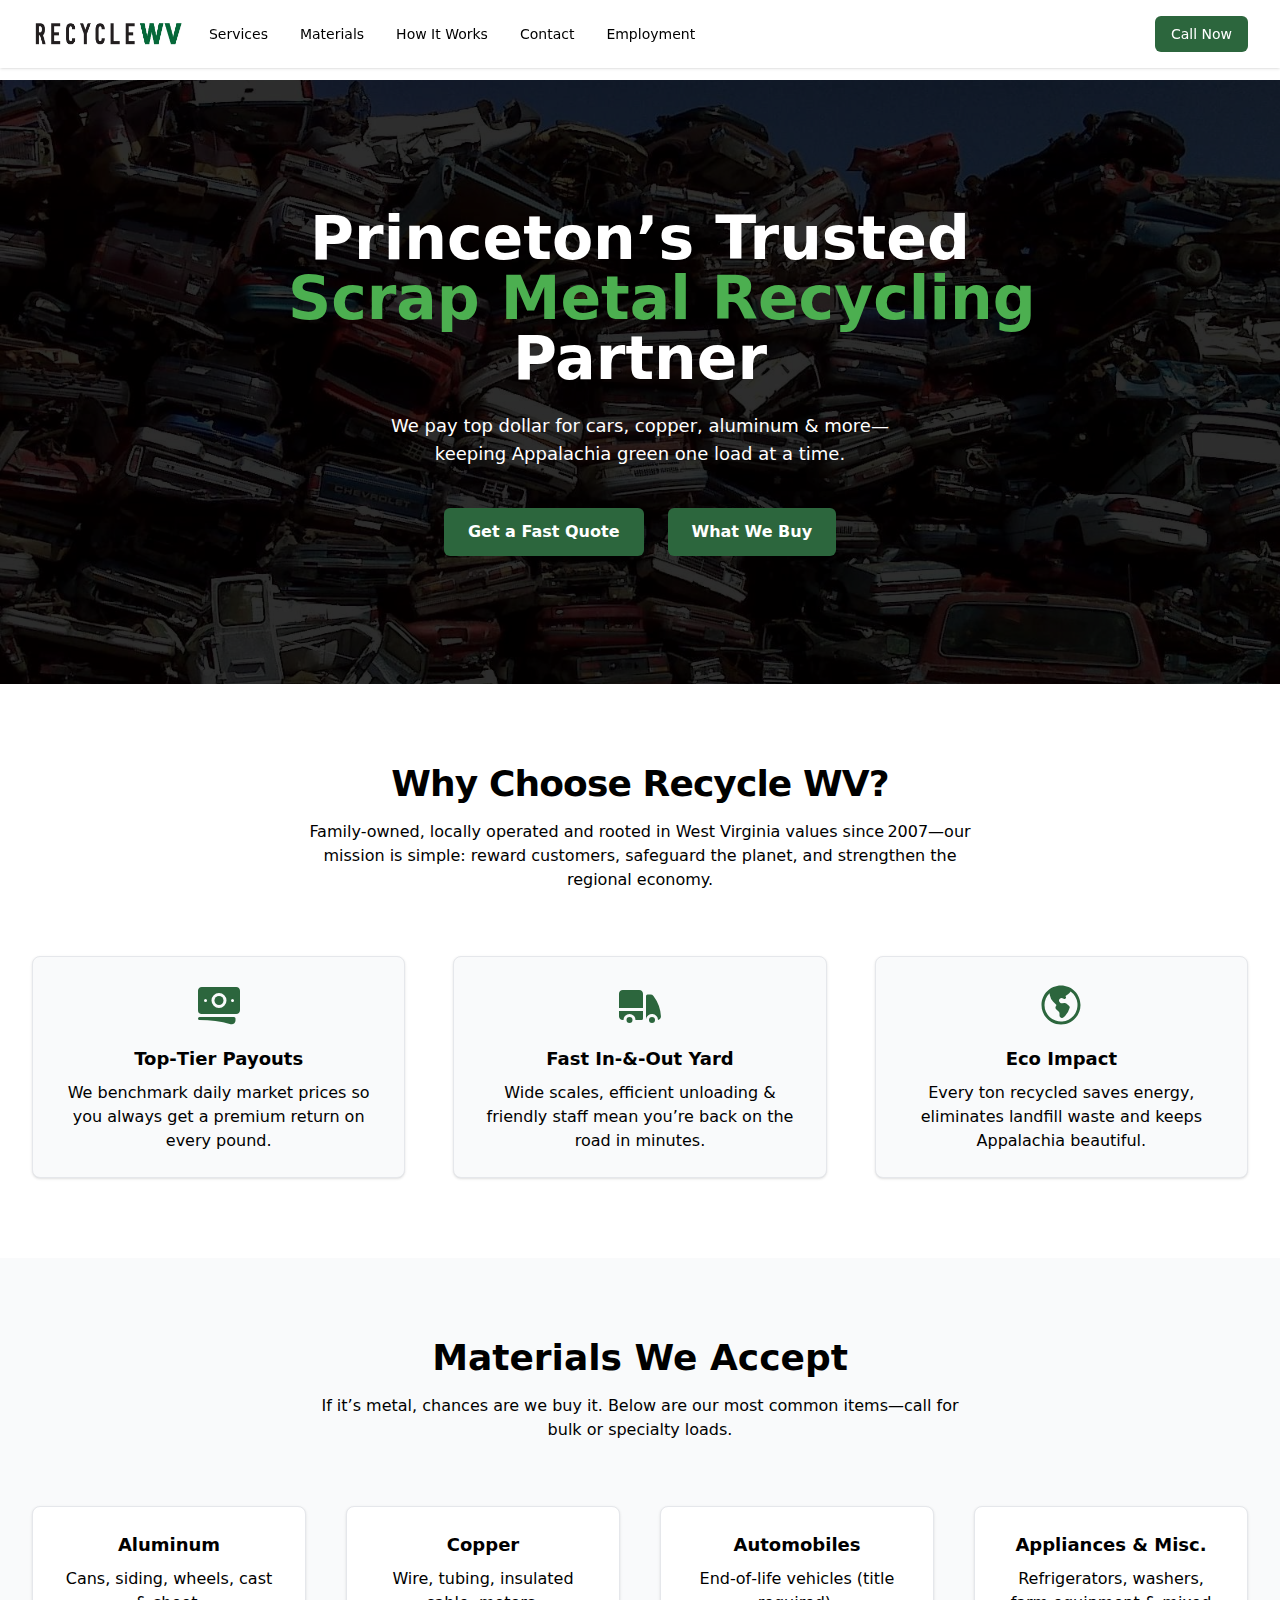
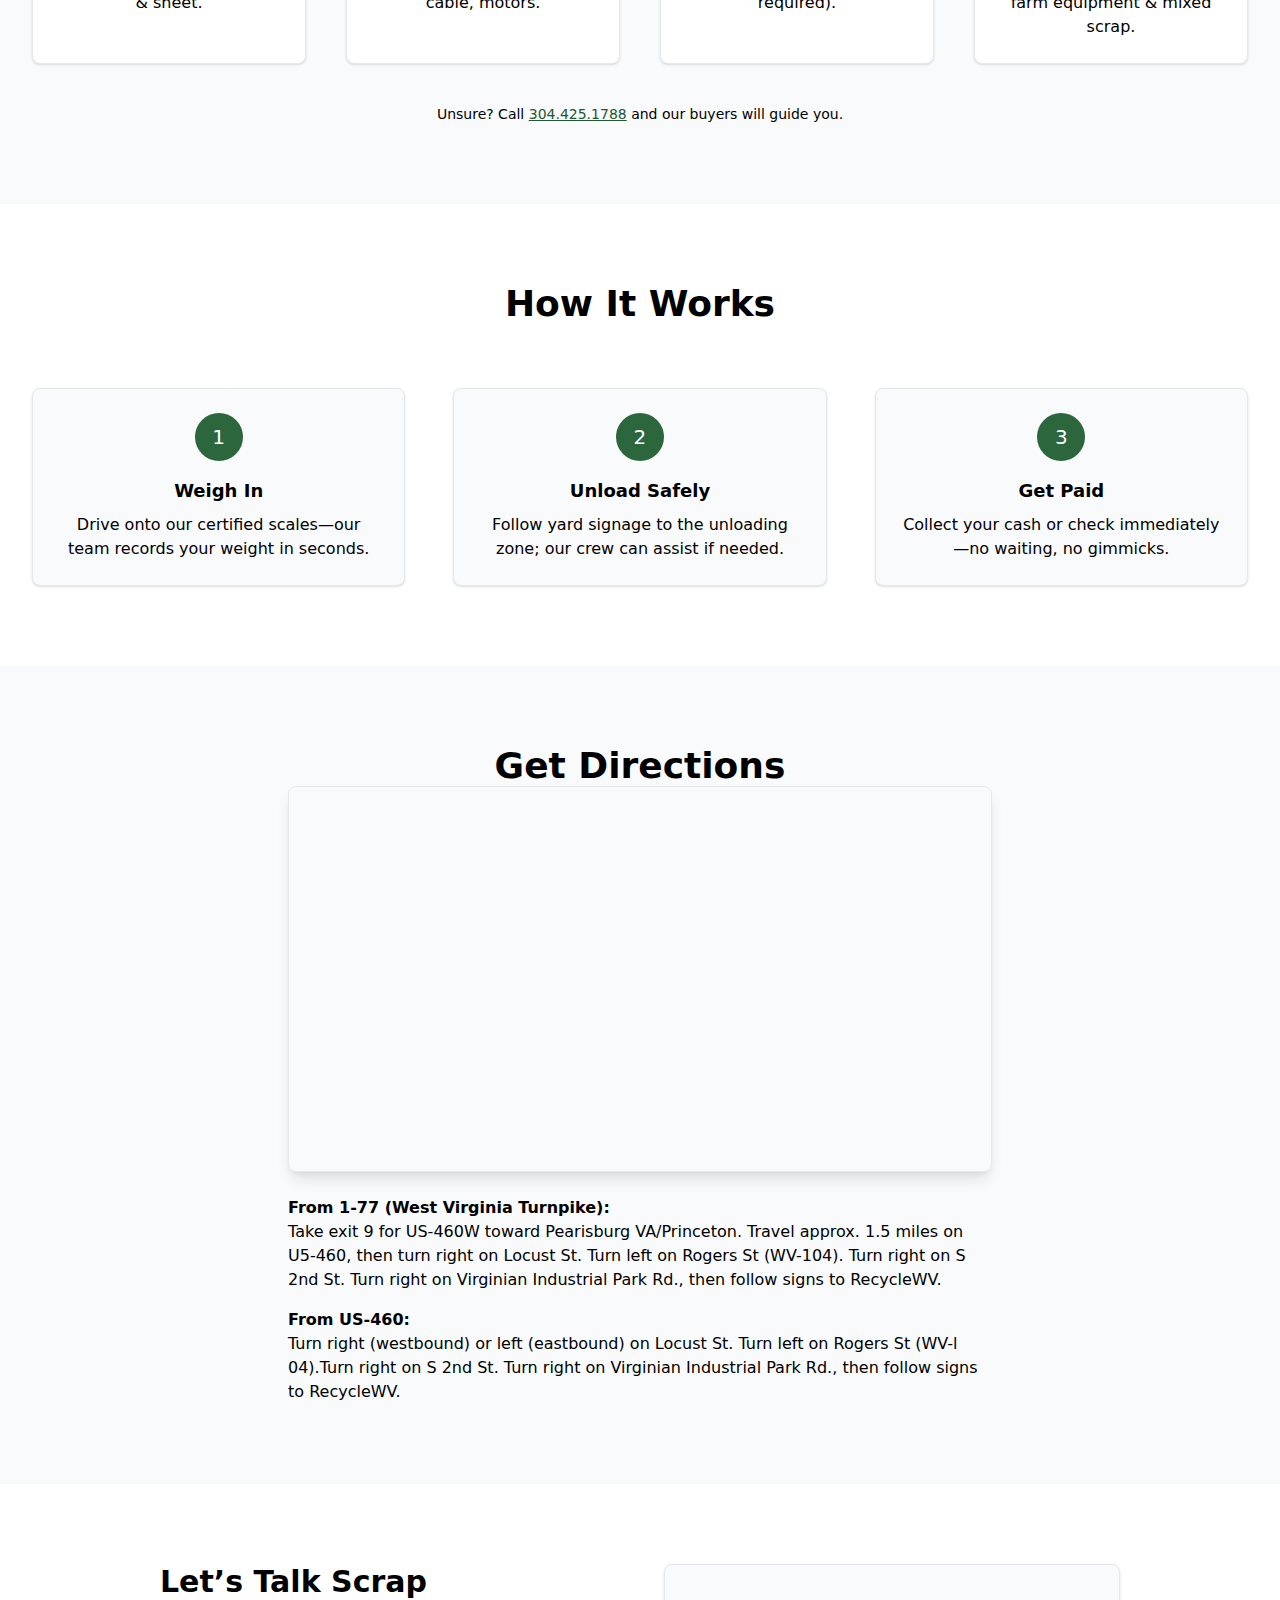
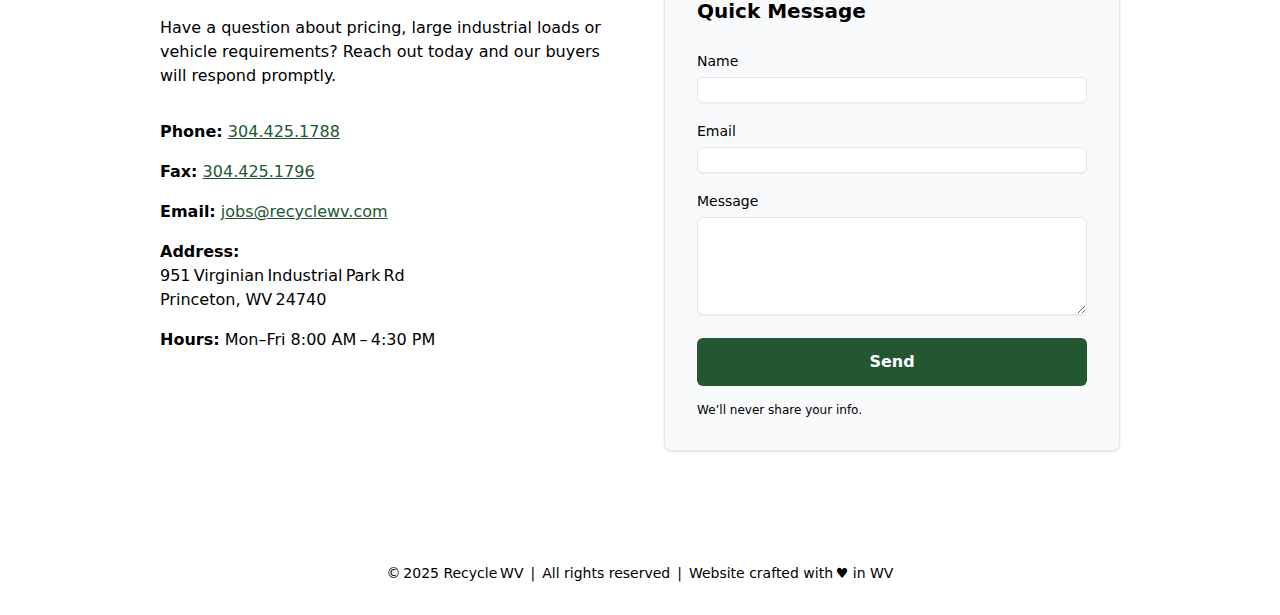
<file: index.html>
<!DOCTYPE html>
<html lang="en" class="overflow-x-hidden">
<head>
  <meta charset="utf-8" />
  <meta name="viewport" content="width=device-width,initial-scale=1" />
  <title>Recycle WV | Scrap Metal Recycling in Princeton WV</title>
  <meta name="description" content="Recycle WV (West Virginia Recycling, Inc.) pays top dollar for scrap automobiles, copper, aluminum and appliances in Princeton, WV." />
  <link rel="stylesheet" href="tailwind.css">
  

</head>
<body class="font-sans antialiased text-black scroll-smooth flex flex-col min-h-screen overflow-x-hidden">
  <nav style="position:fixed;top:0;z-index:20;width:100%;" class="bg-white flex w-full items-center justify-between px-6 py-4 lg:px-8 text-black shadow">
    <a href="index.html#home" class="mr-6"><img src="assets/logo.jpg" alt="Recycle WV logo" class="h-8 w-auto" /></a>
    <ul class="hidden md:flex gap-8 text-sm">
      <li><a href="index.html#services" class="transition-colors hover:text-brand-100">Services</a></li>
      <li><a href="index.html#materials" class="transition-colors hover:text-brand-100">Materials</a></li>
      <li><a href="index.html#process" class="transition-colors hover:text-brand-100">How&nbsp;It&nbsp;Works</a></li>
      <li><a href="index.html#contact" class="transition-colors hover:text-brand-100">Contact</a></li>
      <li><a href="employment.html" class="transition-colors hover:text-brand-100">Employment</a></li>
    </ul>
    <div class="ml-auto flex items-center">
      <a href="tel:13044251788" class="inline-flex items-center gap-2 rounded-md bg-brand-500 px-4 py-2 text-sm font-medium text-white hover:bg-brand-600 transition-colors">Call&nbsp;Now</a>
      <div class="relative ml-4 md:hidden" id="dropdown">
        <button onclick="toggleDropdown()" class="inline-flex items-center gap-1 text-sm font-medium hover:text-brand-600 transition-colors">
          Menu
          <svg xmlns="http://www.w3.org/2000/svg" class="h-4 w-4" viewBox="0 0 20 20" fill="currentColor">
            <path fill-rule="evenodd" d="M5.23 7.21a.75.75 0 011.06.02L10 11.584l3.71-4.353a.75.75 0 011.14.976l-4.25 5a.75.75 0 01-1.14 0l-4.25-5a.75.75 0 01.02-1.06z" clip-rule="evenodd" />
          </svg>
        </button>
        <ul id="dropdownMenu" class="absolute right-0 mt-2 hidden w-48 rounded-md bg-white shadow-lg">
          <li><a href="index.html#services" class="block px-4 py-2 hover:bg-gray-100 transition-colors">Services</a></li>
          <li><a href="index.html#materials" class="block px-4 py-2 hover:bg-gray-100 transition-colors">Materials</a></li>
          <li><a href="index.html#process" class="block px-4 py-2 hover:bg-gray-100 transition-colors">How&nbsp;It&nbsp;Works</a></li>
          <li><a href="index.html#contact" class="block px-4 py-2 hover:bg-gray-100 transition-colors">Contact</a></li>
          <li><a href="employment.html" class="block px-4 py-2 hover:bg-gray-100 transition-colors">Employment</a></li>
        </ul>
      </div>
    </div>
  </nav>
  <main class="flex-grow pt-20">
  <!-- ========== HERO ========== -->
  <header id="home" class="relative isolate bg-black">
    <img src="assets/hero.jpg" alt="Scrap metal piles ready for recycling"
         class="absolute inset-0 -z-10 h-full w-full object-cover opacity-60" />
    <div class="absolute inset-0 -z-10 bg-black/70"></div>


    <div class="mx-auto max-w-3xl py-32 px-6 text-center text-white lg:px-8">
      <h1 class="text-4xl font-extrabold sm:text-6xl leading-tight">
        Princeton’s Trusted <br class="hidden sm:inline" />
        <span class="text-brand-100">Scrap Metal Recycling</span> Partner
      </h1>
      <p class="mt-6 text-lg text-white">
        We pay top dollar for cars, copper, aluminum &amp; more—<br class="hidden sm:inline" />
        keeping Appalachia green one load at a time.
      </p>
      <div class="mt-10 flex flex-col sm:flex-row justify-center gap-6">
        <a href="#contact" class="rounded-md bg-brand-500 px-6 py-3 font-semibold text-white hover:bg-brand-600 transition-colors">
          Get a Fast Quote
        </a>
        <a href="#materials" class="rounded-md bg-brand-500 px-6 py-3 font-semibold text-white hover:bg-brand-600 transition-colors">
          What We Buy
        </a>
      </div>
    </div>
  </header>

  <!-- ========== SERVICES ========== -->
  <section id="services" class="bg-white py-20 scroll-mt-20">
    <div class="mx-auto max-w-7xl px-6 lg:px-8">
      <div class="mx-auto max-w-2xl text-center">
        <h2 class="text-3xl font-bold tracking-tight text-black sm:text-4xl">
          Why Choose Recycle WV?
        </h2>
        <p class="mt-4 text-black">
          Family‑owned, locally operated and rooted in West Virginia values since 2007—our mission is simple:
          reward customers, safeguard the planet, and strengthen the regional economy.
        </p>
      </div>

      <div class="mt-16 grid gap-12 sm:grid-cols-2 lg:grid-cols-3">
        <div class="flex flex-col items-center text-center rounded-lg bg-gray-50 p-6 shadow border border-gray-200">
          <svg xmlns="http://www.w3.org/2000/svg" class="h-12 w-12 text-brand-500" viewBox="0 0 24 24" fill="currentColor">
            <path d="M12 7.5a2.25 2.25 0 1 0 0 4.5 2.25 2.25 0 0 0 0-4.5Z"/>
            <path fill-rule="evenodd" d="M1.5 4.875C1.5 3.839 2.34 3 3.375 3h17.25c1.035 0 1.875.84 1.875 1.875v9.75c0 1.036-.84 1.875-1.875 1.875H3.375A1.875 1.875 0 0 1 1.5 14.625v-9.75ZM8.25 9.75a3.75 3.75 0 1 1 7.5 0 3.75 3.75 0 0 1-7.5 0ZM18.75 9a.75.75 0 0 0-.75.75v.008c0 .414.336.75.75.75h.008a.75.75 0 0 0 .75-.75V9.75a.75.75 0 0 0-.75-.75h-.008ZM4.5 9.75A.75.75 0 0 1 5.25 9h.008a.75.75 0 0 1 .75.75v.008a.75.75 0 0 1-.75.75H5.25a.75.75 0 0 1-.75-.75V9.75Z" clip-rule="evenodd"/>
            <path d="M2.25 18a.75.75 0 0 0 0 1.5c5.4 0 10.63.722 15.6 2.075 1.19.324 2.4-.558 2.4-1.82V18.75a.75.75 0 0 0-.75-.75H2.25Z"/>
          </svg>
          <h3 class="mt-4 text-lg font-semibold">Top‑Tier Payouts</h3>
          <p class="mt-2 text-black">We benchmark daily market prices so you always get a premium return on every pound.</p>
        </div>

        <div class="flex flex-col items-center text-center rounded-lg bg-gray-50 p-6 shadow border border-gray-200">
          <svg xmlns="http://www.w3.org/2000/svg" class="h-12 w-12 text-brand-500" viewBox="0 0 24 24" fill="currentColor">
            <path d="M3.375 4.5C2.339 4.5 1.5 5.34 1.5 6.375V13.5h12V6.375c0-1.036-.84-1.875-1.875-1.875h-8.25ZM13.5 15h-12v2.625c0 1.035.84 1.875 1.875 1.875h.375a3 3 0 1 1 6 0h3a.75.75 0 0 0 .75-.75V15Z"/>
            <path d="M8.25 19.5a1.5 1.5 0 1 0-3 0 1.5 1.5 0 0 0 3 0ZM15.75 6.75a.75.75 0 0 0-.75.75v11.25c0 .087.015.17.042.248a3 3 0 0 1 5.958.464c.853-.175 1.522-.935 1.464-1.883a18.659 18.659 0 0 0-3.732-10.104 1.837 1.837 0 0 0-1.47-.725H15.75Z"/>
            <path d="M19.5 19.5a1.5 1.5 0 1 0-3 0 1.5 1.5 0 0 0 3 0Z"/>
          </svg>
          <h3 class="mt-4 text-lg font-semibold">Fast In‑&amp;‑Out Yard</h3>
          <p class="mt-2 text-black">Wide scales, efficient unloading &amp; friendly staff mean you’re back on the road in minutes.</p>
        </div>

        <div class="flex flex-col items-center text-center rounded-lg bg-gray-50 p-6 shadow border border-gray-200">
          <svg xmlns="http://www.w3.org/2000/svg" class="h-12 w-12 text-brand-500" viewBox="0 0 24 24" fill="currentColor">
            <path fill-rule="evenodd" d="M12 2.25c-5.385 0-9.75 4.365-9.75 9.75s4.365 9.75 9.75 9.75 9.75-4.365 9.75-9.75S17.385 2.25 12 2.25ZM6.262 6.072a8.25 8.25 0 1 0 10.562-.766 4.5 4.5 0 0 1-1.318 1.357L14.25 7.5l.165.33a.809.809 0 0 1-1.086 1.085l-.604-.302a1.125 1.125 0 0 0-1.298.21l-.132.131c-.439.44-.439 1.152 0 1.591l.296.296c.256.257.622.374.98.314l1.17-.195c.323-.054.654.036.905.245l1.33 1.108c.32.267.46.694.358 1.1a8.7 8.7 0 0 1-2.288 4.04l-.723.724a1.125 1.125 0 0 1-1.298.21l-.153-.076a1.125 1.125 0 0 1-.622-1.006v-1.089c0-.298-.119-.585-.33-.796l-1.347-1.347a1.125 1.125 0 0 1-.21-1.298L9.75 12l-1.64-1.64a6 6 0 0 1-1.676-3.257l-.172-1.03Z" clip-rule="evenodd"/>
          </svg>
          <h3 class="mt-4 text-lg font-semibold">Eco Impact</h3>
          <p class="mt-2 text-black">Every ton recycled saves energy, eliminates landfill waste and keeps Appalachia beautiful.</p>
        </div>
      </div>
    </div>
  </section>

  <!-- ========== MATERIALS ========== -->
  <section id="materials" class="bg-gray-50 py-20 scroll-mt-20">
    <div class="mx-auto max-w-7xl px-6 lg:px-8">
      <div class="mx-auto max-w-2xl text-center">
        <h2 class="text-3xl font-bold sm:text-4xl">Materials We Accept</h2>
        <p class="mt-4 text-black">If it’s metal, chances are we buy it. Below are our most common items—call for bulk or specialty loads.</p>
      </div>

      <div class="mt-16 grid gap-10 sm:grid-cols-2 lg:grid-cols-4">
        <div class="rounded-lg bg-white p-6 text-center shadow border border-gray-200">
          <h3 class="text-lg font-semibold">Aluminum</h3>
          <p class="mt-2 text-black">Cans, siding, wheels, cast &amp; sheet.</p>
        </div>
        <div class="rounded-lg bg-white p-6 text-center shadow border border-gray-200">
          <h3 class="text-lg font-semibold">Copper</h3>
          <p class="mt-2 text-black">Wire, tubing, insulated cable, motors.</p>
        </div>
        <div class="rounded-lg bg-white p-6 text-center shadow border border-gray-200">
          <h3 class="text-lg font-semibold">Automobiles</h3>
          <p class="mt-2 text-black">End‑of‑life vehicles (title required).</p>
        </div>
        <div class="rounded-lg bg-white p-6 text-center shadow border border-gray-200">
          <h3 class="text-lg font-semibold">Appliances &amp; Misc.</h3>
          <p class="mt-2 text-black">Refrigerators, washers, farm equipment &amp; mixed scrap.</p>
        </div>
      </div>

      <p class="mt-10 text-center text-sm text-black">
        Unsure? Call <a href="tel:13044251788" class="font-medium text-brand-600 underline transition-colors hover:text-brand-700">304.425.1788</a> and our buyers will guide you.
      </p>
    </div>
  </section>

  <!-- ========== PROCESS ========== -->
  <section id="process" class="bg-white py-20 scroll-mt-20">
    <div class="mx-auto max-w-7xl px-6 lg:px-8">
      <div class="mx-auto max-w-2xl text-center">
        <h2 class="text-3xl font-bold sm:text-4xl">How It Works</h2>
      </div>

      <ol class="mt-16 grid gap-12 lg:grid-cols-3">
        <li class="rounded-lg bg-gray-50 p-6 text-center shadow border border-gray-200 flex flex-col items-center">
          <span class="mx-auto inline-flex h-12 w-12 items-center justify-center rounded-full bg-brand-500 text-white text-xl">1</span>
          <h3 class="mt-4 text-lg font-semibold">Weigh In</h3>
          <p class="mt-2 text-black">Drive onto our certified scales—our team records your weight in seconds.</p>
        </li>
        <li class="rounded-lg bg-gray-50 p-6 text-center shadow border border-gray-200 flex flex-col items-center">
          <span class="mx-auto inline-flex h-12 w-12 items-center justify-center rounded-full bg-brand-500 text-white text-xl">2</span>
          <h3 class="mt-4 text-lg font-semibold">Unload Safely</h3>
          <p class="mt-2 text-black">Follow yard signage to the unloading zone; our crew can assist if needed.</p>
        </li>
        <li class="rounded-lg bg-gray-50 p-6 text-center shadow border border-gray-200 flex flex-col items-center">
          <span class="mx-auto inline-flex h-12 w-12 items-center justify-center rounded-full bg-brand-500 text-white text-xl">3</span>
          <h3 class="mt-4 text-lg font-semibold">Get Paid</h3>
          <p class="mt-2 text-black">Collect your cash or check immediately—no waiting, no gimmicks.</p>
        </li>
      </ol>
    </div>
  </section>

  <!-- ========== LOCATION ========== -->
  <section id="map" class="bg-gray-50 py-20 scroll-mt-20">
    <div class="mx-auto max-w-3xl px-6 lg:px-8">
    <h2 class="text-3xl font-bold sm:text-4xl text-center">Get Directions</h2>
    <div class="rounded-lg shadow-lg overflow-hidden border border-gray-200 mb-6">
        <!-- Google Maps embed -->
        <iframe class="w-full h-96" src="https://www.google.com/maps/embed?pb=!1m18!1m12!1m3!1d1623300.215743917!2d-83.52426904375!3d37.3778114!2m3!1f0!2f0!3f0!3m2!1i1024!2i768!4f13.1!3m3!1m2!1s0x884e6bf2af342f7f%3A0x3dc1cd7aa28a6039!2sRecycle%20WV!5e0!3m2!1sen!2sus!4v1750810938652!5m2!1sen!2sus" style="border:0;" allowfullscreen="" loading="lazy" referrerpolicy="no-referrer-when-downgrade"></iframe>
      </div>
    <div class="mt-4 space-y-4 text-black">
      <p><strong>From 1-77 (West Virginia Turnpike):</strong><br>
      Take exit 9 for US-460W toward Pearisburg VA/Princeton. Travel approx. 1.5 miles on U5-460, then turn right on Locust St. Turn left on Rogers St (WV-104). Turn right on S 2nd St. Turn right on Virginian Industrial Park Rd., then follow signs to RecycleWV.</p>
      <p><strong>From US-460:</strong><br>
      Turn right (westbound) or left (eastbound) on Locust St. Turn left on Rogers St (WV-l 04).Turn right on S 2nd St. Turn right on Virginian Industrial Park Rd., then follow signs to RecycleWV.</p>
    </div>
    </div>
  </section>

  <!-- ========== CONTACT & CTA ========== -->
  <section id="contact" class="bg-white py-20 scroll-mt-20">
    <div class="mx-auto max-w-5xl px-6 lg:px-8">
      <div class="grid gap-12 lg:grid-cols-2">
        <!-- Contact details -->
        <div>
          <h2 class="text-3xl font-bold">Let’s Talk Scrap</h2>
          <p class="mt-4 text-black">
            Have a question about pricing, large industrial loads or vehicle requirements?
            Reach out today and our buyers will respond promptly.
          </p>

          <ul class="mt-8 space-y-4 text-black">
            <li><strong>Phone:</strong> <a href="tel:13044251788" class="text-brand-600 underline transition-colors hover:text-brand-700">304.425.1788</a></li>
            <li><strong>Fax:</strong> <a href="tel:13044251796" class="text-brand-600 underline transition-colors hover:text-brand-700">304.425.1796</a></li>
            <li><strong>Email:</strong> <a href="mailto:jobs@recyclewv.com" class="text-brand-600 underline transition-colors hover:text-brand-700">jobs@recyclewv.com</a></li>
            <li><strong>Address:</strong><br>951 Virginian Industrial Park Rd<br>Princeton, WV 24740</li>
            <li><strong>Hours:</strong> Mon–Fri 8:00 AM – 4:30 PM</li>
          </ul>

        </div>

        <!-- Contact form (static) -->
        <form action="https://formspree.io/f/your-id" method="POST" class="rounded-lg bg-gray-50 p-8 shadow border border-gray-200">
          <h3 class="text-xl font-semibold">Quick Message</h3>
          <div class="mt-6 space-y-4">
            <label class="block">
              <span class="text-sm font-medium text-black">Name</span>
              <input required name="name" type="text" class="mt-1 w-full rounded-md border border-gray-200 shadow-sm focus:border-brand-500 focus:ring-brand-500" />
            </label>
            <label class="block">
              <span class="text-sm font-medium text-black">Email</span>
              <input required name="email" type="email" class="mt-1 w-full rounded-md border border-gray-200 shadow-sm focus:border-brand-500 focus:ring-brand-500" />
            </label>
            <label class="block">
              <span class="text-sm font-medium text-black">Message</span>
              <textarea required name="message" rows="4" class="mt-1 w-full rounded-md border border-gray-200 shadow-sm focus:border-brand-500 focus:ring-brand-500"></textarea>
            </label>
            <button type="submit" class="w-full rounded-md bg-brand-600 px-4 py-3 font-semibold text-white hover:bg-brand-700 transition-colors">Send</button>
          </div>
          <p class="mt-4 text-xs text-black">We’ll never share your info.</p>
        </form>
      </div>
    </div>
  </section>
  </main>

  <!-- ========== FOOTER ========== -->
  <footer class="bg-white py-8 text-center text-sm text-black">
    © 2025 Recycle WV | All rights reserved | Website crafted with ♥ in WV
  </footer>

  <!-- Smooth‑scroll polyfill for Safari / iOS -->
  <script src="smoothscroll.min.js"></script>
  <script>smoothscroll.polyfill();</script>
  <script src="common.js"></script>
</body>
</html>
</file>
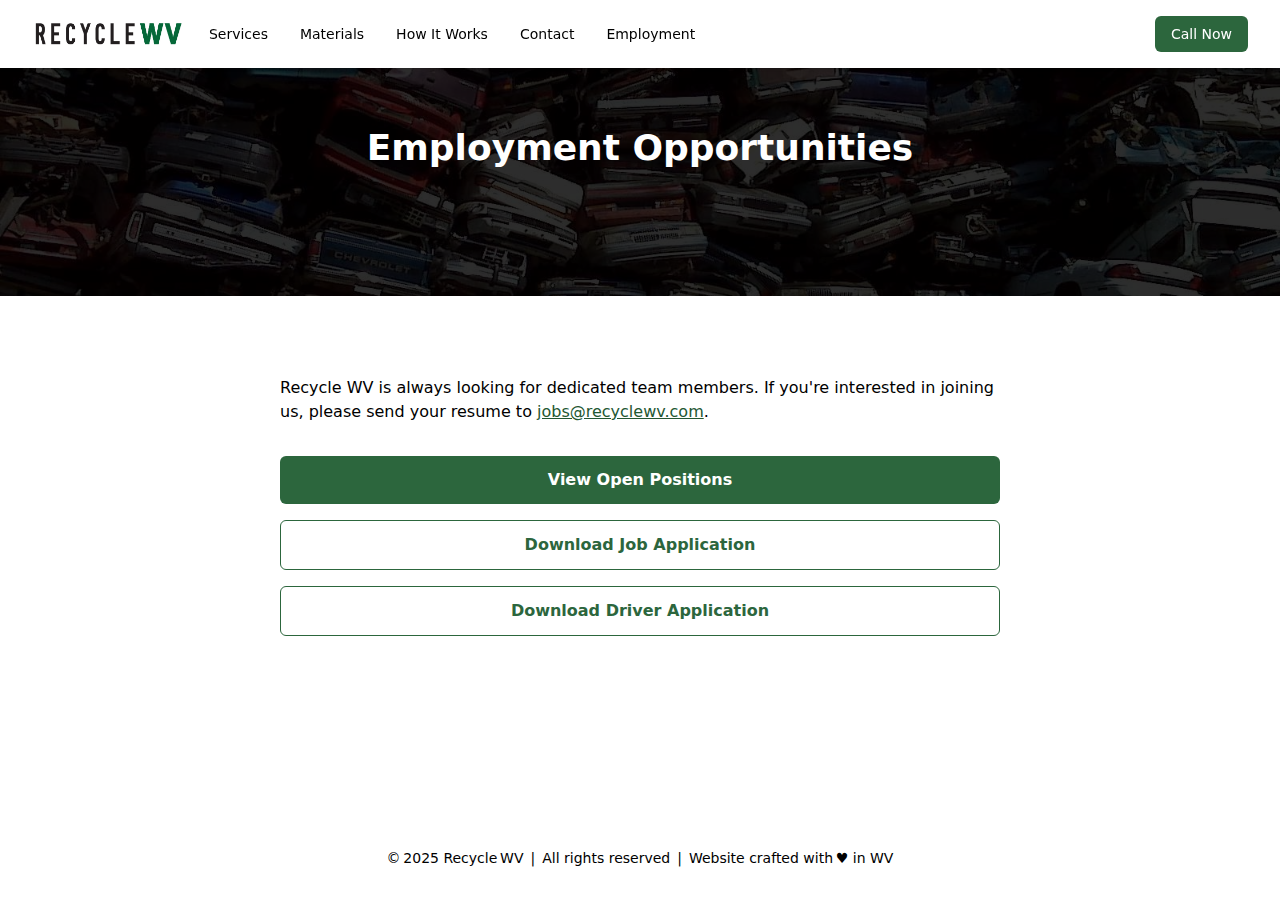
<file: employment.html>
<!DOCTYPE html>
<html lang="en" class="overflow-x-hidden">
<head>
  <meta charset="utf-8" />
  <meta name="viewport" content="width=device-width,initial-scale=1" />
  <title>Employment Opportunities - Recycle WV</title>
  <meta name="description" content="Join the team at Recycle WV." />
  <link rel="stylesheet" href="tailwind.css">
  
</head>
<body class="font-sans antialiased text-black scroll-smooth flex flex-col min-h-screen overflow-x-hidden">
  <nav style="position:fixed;top:0;z-index:20;width:100%;" class="bg-white flex w-full items-center justify-between px-6 py-4 lg:px-8 text-black shadow">
    <a href="index.html#home" class="mr-6"><img src="assets/logo.jpg" alt="Recycle WV logo" class="h-8 w-auto" /></a>
    <ul class="hidden md:flex gap-8 text-sm">
      <li><a href="index.html#services" class="transition-colors hover:text-brand-100">Services</a></li>
      <li><a href="index.html#materials" class="transition-colors hover:text-brand-100">Materials</a></li>
      <li><a href="index.html#process" class="transition-colors hover:text-brand-100">How&nbsp;It&nbsp;Works</a></li>
      <li><a href="index.html#contact" class="transition-colors hover:text-brand-100">Contact</a></li>
      <li><a href="employment.html" class="transition-colors hover:text-brand-100">Employment</a></li>
    </ul>
    <div class="ml-auto flex items-center">
      <a href="tel:13044251788" class="inline-flex items-center gap-2 rounded-md bg-brand-500 px-4 py-2 text-sm font-medium text-white hover:bg-brand-600 transition-colors">Call&nbsp;Now</a>
      <div class="relative ml-4 md:hidden" id="dropdown">
        <button onclick="toggleDropdown()" class="inline-flex items-center gap-1 text-sm font-medium hover:text-brand-600 transition-colors">
          Menu
          <svg xmlns="http://www.w3.org/2000/svg" class="h-4 w-4" viewBox="0 0 20 20" fill="currentColor">
            <path fill-rule="evenodd" d="M5.23 7.21a.75.75 0 011.06.02L10 11.584l3.71-4.353a.75.75 0 011.14.976l-4.25 5a.75.75 0 01-1.14 0l-4.25-5a.75.75 0 01.02-1.06z" clip-rule="evenodd" />
          </svg>
        </button>
        <ul id="dropdownMenu" class="absolute right-0 mt-2 hidden w-48 rounded-md bg-white shadow-lg">
          <li><a href="index.html#services" class="block px-4 py-2 hover:bg-gray-100 transition-colors">Services</a></li>
          <li><a href="index.html#materials" class="block px-4 py-2 hover:bg-gray-100 transition-colors">Materials</a></li>
          <li><a href="index.html#process" class="block px-4 py-2 hover:bg-gray-100 transition-colors">How&nbsp;It&nbsp;Works</a></li>
          <li><a href="index.html#contact" class="block px-4 py-2 hover:bg-gray-100 transition-colors">Contact</a></li>
          <li><a href="employment.html" class="block px-4 py-2 hover:bg-gray-100 transition-colors">Employment</a></li>
        </ul>
      </div>
    </div>
  </nav>

  <header class="relative isolate bg-black">
    <img src="assets/hero.jpg" alt="Scrap metal piles ready for recycling"
         class="absolute inset-0 -z-10 h-full w-full object-cover opacity-60" />
    <div class="absolute inset-0 -z-10 bg-black/70"></div>

    <div class="mx-auto max-w-3xl py-32 px-6 text-center text-white lg:px-8">
      <h1 class="text-4xl font-bold">Employment Opportunities</h1>
    </div>
  </header>

  <main class="mx-auto max-w-3xl p-6 flex-grow pt-20">
    <p class="mb-4">Recycle WV is always looking for dedicated team members. If you're interested in joining us, please send your resume to <a href="mailto:jobs@recyclewv.com" class="text-brand-600 underline transition-colors hover:text-brand-700">jobs@recyclewv.com</a>.</p>

    <div class="my-8 flex flex-col gap-4">
      <a href="https://www.indeed.com/cmp/Recycle-Wv-1/jobs" target="_blank" class="inline-block rounded-md bg-brand-500 px-6 py-3 text-center font-semibold text-white hover:bg-brand-600 transition-colors">View Open Positions</a>
      <a href="assets/job-application.pdf" download class="inline-block rounded-md border border-brand-500 px-6 py-3 text-center font-semibold text-brand-500 hover:bg-brand-50 transition-colors">Download Job Application</a>
      <a href="assets/driver-application.pdf" download class="inline-block rounded-md border border-brand-500 px-6 py-3 text-center font-semibold text-brand-500 hover:bg-brand-50 transition-colors">Download Driver Application</a>
    </div>
  </main>

    <footer class="bg-white py-8 text-center text-sm text-black">
      © 2025 Recycle WV | All rights reserved | Website crafted with ♥ in WV
    </footer>

    <script src="smoothscroll.min.js"></script>
    <script>smoothscroll.polyfill();</script>
    <script src="common.js"></script>
</body>
</html>
</file>
